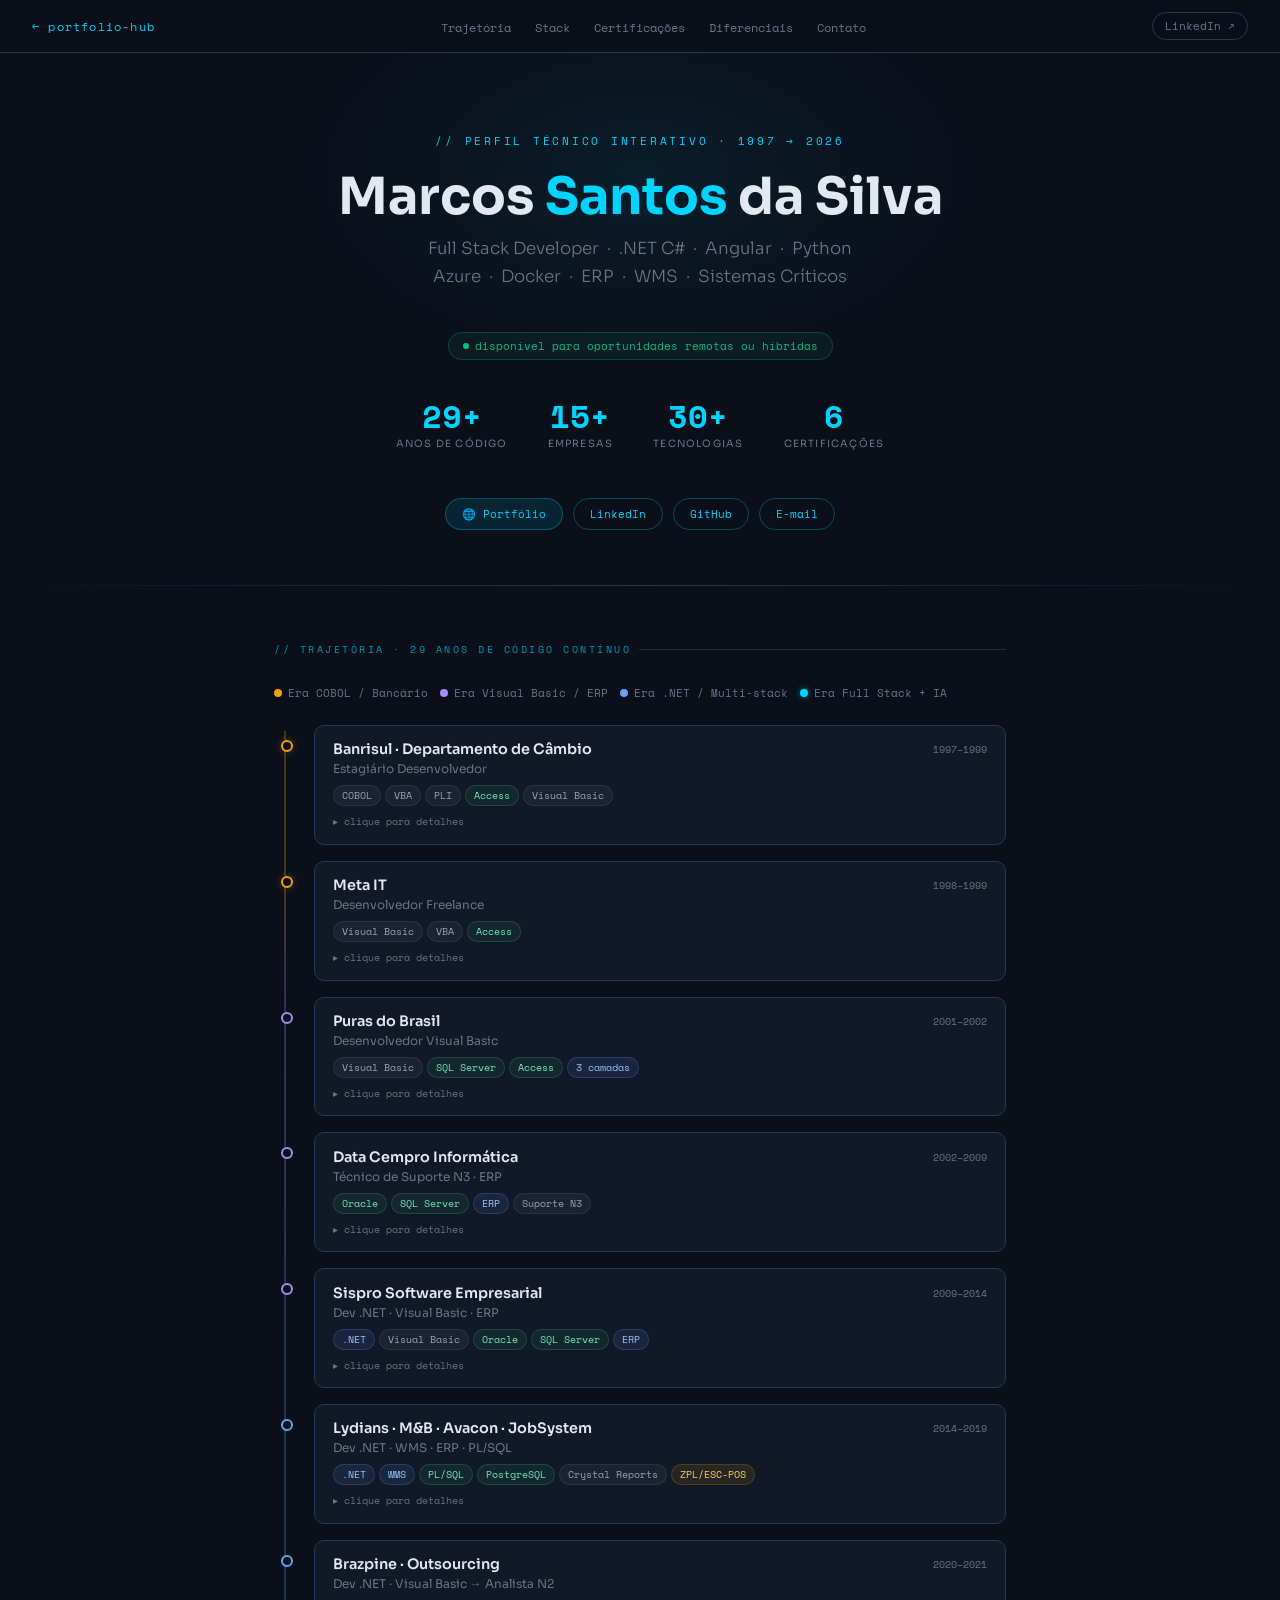
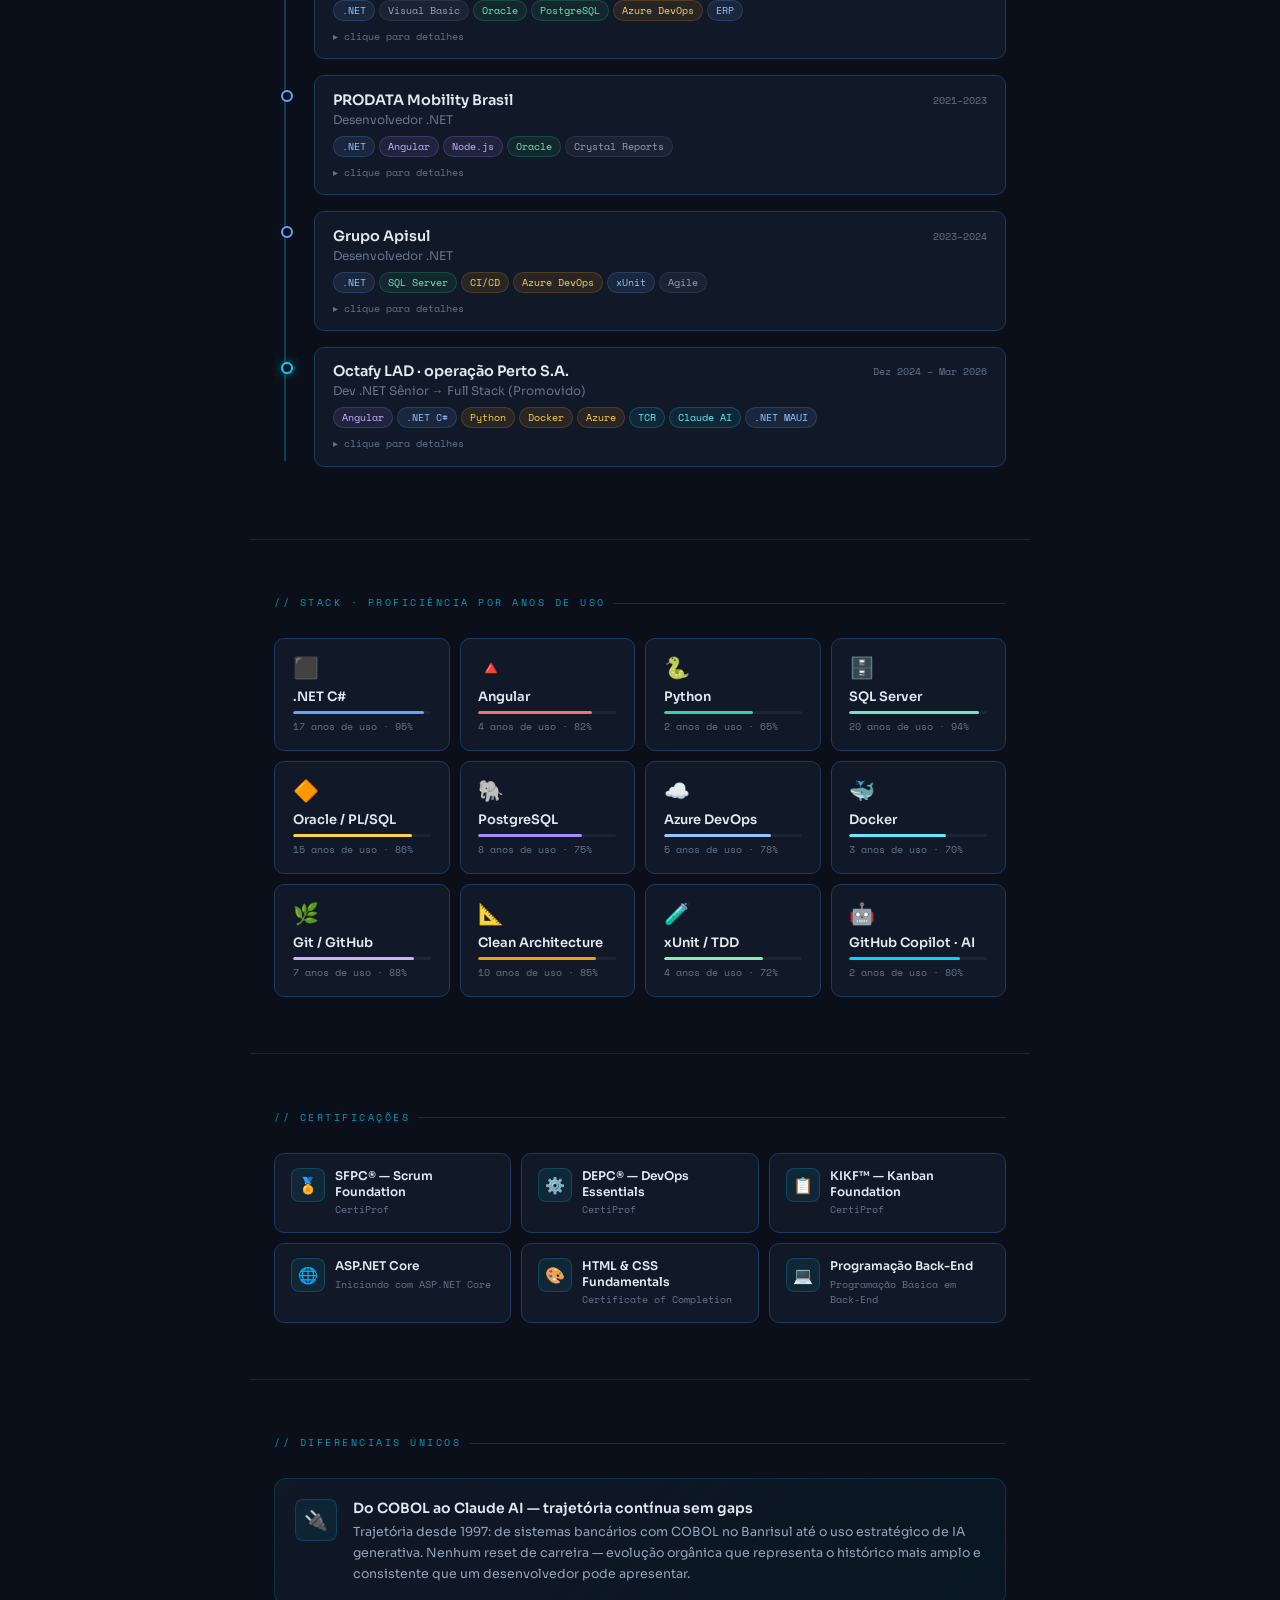
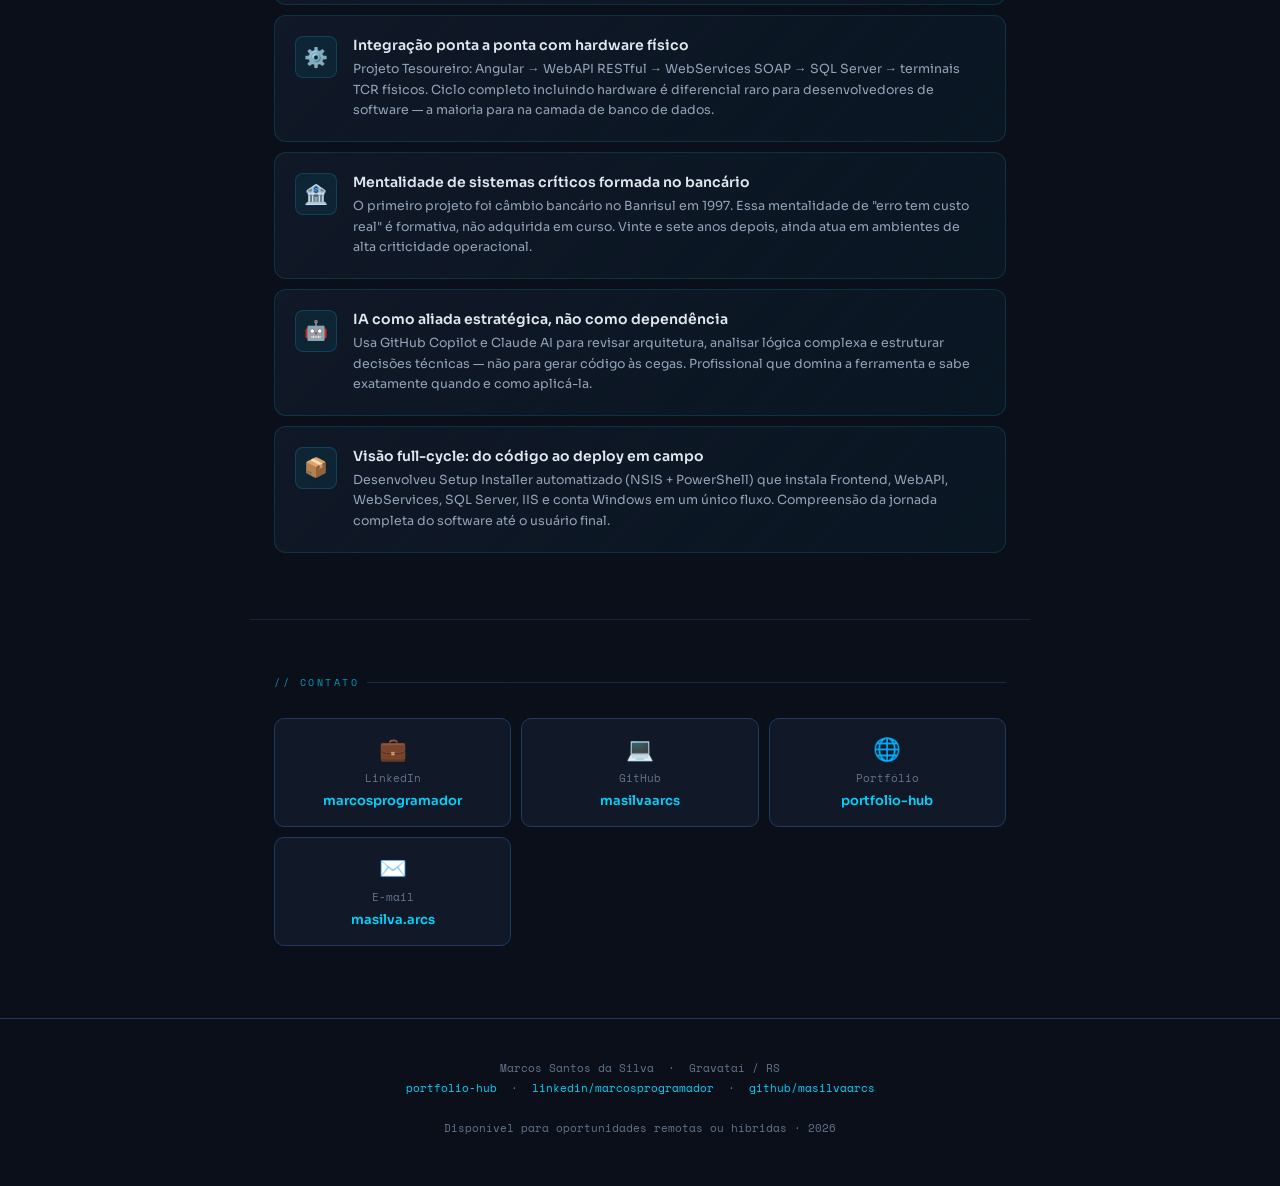
<file: perfil-tecnico.html>
<!DOCTYPE html>
<html lang="pt-BR">
<head>
<meta charset="UTF-8">
<meta name="viewport" content="width=device-width, initial-scale=1.0">
<meta name="description" content="Marcos Santos da Silva — Desenvolvedor Full Stack Sênior | .NET C# · Angular · Python | 27 anos de experiência em sistemas críticos">
<meta property="og:title" content="Marcos Santos da Silva · Perfil Técnico">
<meta property="og:description" content="Full Stack Developer · .NET C# · Angular · Python · trajetória contínua desde 1997">
<meta property="og:url" content="https://masilvaarcs.github.io/portfolio-hub/perfil-tecnico.html">
<title>Marcos Santos da Silva · Perfil Técnico</title>
<link rel="preconnect" href="https://fonts.googleapis.com">
<link href="https://fonts.googleapis.com/css2?family=Space+Mono:wght@400;700&family=Sora:wght@300;400;600;700&display=swap" rel="stylesheet">
<style>
*{margin:0;padding:0;box-sizing:border-box;}
:root{
  --bg:#0a0f1a;
  --surface:#111827;
  --surface2:#1a2235;
  --accent:#00d4ff;
  --accent2:#7c3aed;
  --accent3:#10b981;
  --gold:#f59e0b;
  --text:#e2e8f0;
  --muted:#64748b;
  --border:#1e3a5f;
}

html{scroll-behavior:smooth;}

body{
  background:var(--bg);
  color:var(--text);
  font-family:'Sora',sans-serif;
  min-height:100vh;
  overflow-x:hidden;
}

/* NAV */
nav{
  position:sticky;
  top:0;
  z-index:100;
  background:rgba(10,15,26,0.92);
  backdrop-filter:blur(12px);
  border-bottom:0.5px solid var(--border);
  padding:0.75rem 2rem;
  display:flex;
  align-items:center;
  justify-content:space-between;
  gap:1rem;
}

.nav-logo{
  font-family:'Space Mono',monospace;
  font-size:12px;
  color:var(--accent);
  text-decoration:none;
  letter-spacing:0.1em;
}

.nav-links{
  display:flex;
  gap:1.5rem;
  list-style:none;
}

.nav-links a{
  font-size:12px;
  color:var(--muted);
  text-decoration:none;
  transition:color 0.2s;
  font-family:'Space Mono',monospace;
}

.nav-links a:hover{color:var(--accent);}

.nav-back{
  font-family:'Space Mono',monospace;
  font-size:11px;
  color:var(--muted);
  text-decoration:none;
  padding:5px 12px;
  border:0.5px solid var(--border);
  border-radius:20px;
  transition:all 0.2s;
  white-space:nowrap;
}

.nav-back:hover{border-color:var(--accent);color:var(--accent);}

/* HERO */
.hero{
  position:relative;
  padding:5rem 2rem 3.5rem;
  text-align:center;
  overflow:hidden;
}

.hero::before{
  content:'';
  position:absolute;
  top:-80px;left:50%;transform:translateX(-50%);
  width:700px;height:400px;
  background:radial-gradient(ellipse,rgba(0,212,255,0.07) 0%,transparent 70%);
  pointer-events:none;
}

.hero::after{
  content:'';
  position:absolute;
  bottom:0;left:0;right:0;
  height:1px;
  background:linear-gradient(to right,transparent,var(--border),transparent);
}

.hero-eyebrow{
  font-family:'Space Mono',monospace;
  font-size:11px;
  color:var(--accent);
  letter-spacing:0.25em;
  text-transform:uppercase;
  margin-bottom:1.25rem;
  opacity:0;
  animation:fadeUp 0.6s 0.1s forwards;
}

.hero-name{
  font-size:clamp(2rem,5vw,3.2rem);
  font-weight:700;
  line-height:1.1;
  margin-bottom:0.6rem;
  opacity:0;
  animation:fadeUp 0.6s 0.25s forwards;
}

.hero-name span{color:var(--accent);}

.hero-role{
  font-size:clamp(0.85rem,2vw,1.05rem);
  color:var(--muted);
  font-weight:300;
  margin-bottom:2.5rem;
  opacity:0;
  animation:fadeUp 0.6s 0.4s forwards;
  line-height:1.7;
}

.available-badge{
  display:inline-flex;
  align-items:center;
  gap:6px;
  font-size:11px;
  color:var(--accent3);
  background:rgba(16,185,129,0.08);
  border:0.5px solid rgba(16,185,129,0.25);
  border-radius:20px;
  padding:5px 14px;
  margin-bottom:2.5rem;
  font-family:'Space Mono',monospace;
  opacity:0;
  animation:fadeUp 0.6s 0.5s forwards;
}

.pulse{
  width:6px;height:6px;
  border-radius:50%;
  background:var(--accent3);
  animation:pulsate 1.5s infinite;
  flex-shrink:0;
}

.stats-row{
  display:flex;
  justify-content:center;
  gap:2.5rem;
  flex-wrap:wrap;
  margin-bottom:3rem;
  opacity:0;
  animation:fadeUp 0.6s 0.55s forwards;
}

.stat{text-align:center;}

.stat-num{
  font-family:'Space Mono',monospace;
  font-size:2rem;
  font-weight:700;
  color:var(--accent);
  display:block;
  line-height:1;
}

.stat-label{
  font-size:10px;
  color:var(--muted);
  text-transform:uppercase;
  letter-spacing:0.12em;
  margin-top:5px;
  display:block;
}

.hero-links{
  display:flex;
  justify-content:center;
  gap:10px;
  flex-wrap:wrap;
  opacity:0;
  animation:fadeUp 0.6s 0.65s forwards;
}

.hero-link{
  font-family:'Space Mono',monospace;
  font-size:11px;
  color:var(--accent);
  text-decoration:none;
  padding:7px 16px;
  border:0.5px solid rgba(0,212,255,0.3);
  border-radius:20px;
  transition:all 0.2s;
}

.hero-link:hover{
  background:rgba(0,212,255,0.08);
  border-color:var(--accent);
}

.hero-link.primary{
  background:rgba(0,212,255,0.1);
}

/* SECTIONS */
.section{
  padding:3.5rem 1.5rem;
  max-width:780px;
  margin:0 auto;
}

.section-label{
  font-family:'Space Mono',monospace;
  font-size:10px;
  color:var(--accent);
  letter-spacing:0.25em;
  text-transform:uppercase;
  margin-bottom:1.75rem;
  opacity:0.7;
  display:flex;
  align-items:center;
  gap:8px;
}

.section-label::after{
  content:'';
  flex:1;
  height:0.5px;
  background:var(--border);
}

.divider-line{
  height:0.5px;
  background:var(--border);
  max-width:780px;
  margin:0 auto;
  opacity:0.5;
}

/* TIMELINE */
.timeline{
  position:relative;
  padding-left:2.5rem;
}

.timeline::before{
  content:'';
  position:absolute;
  left:10px;top:6px;bottom:6px;
  width:1.5px;
  background:linear-gradient(to bottom,
    var(--gold) 0%,
    var(--gold) 10%,
    #a78bfa 20%,
    #60a5fa 55%,
    var(--accent) 100%);
  opacity:0.25;
}

.tl-item{
  position:relative;
  margin-bottom:1rem;
  opacity:0;
  transform:translateX(-14px);
  transition:opacity 0.45s,transform 0.45s;
}

.tl-item.visible{opacity:1;transform:translateX(0);}

.tl-dot{
  position:absolute;
  left:-2.08rem;
  top:15px;
  width:12px;height:12px;
  border-radius:50%;
  border:2px solid var(--accent);
  background:var(--bg);
  z-index:1;
  transition:transform 0.2s;
}

.tl-item:hover .tl-dot{transform:scale(1.3);}

.tl-dot.era-cobol{border-color:#f59e0b;box-shadow:0 0 8px rgba(245,158,11,0.3);}
.tl-dot.era-vb{border-color:#a78bfa;}
.tl-dot.era-net{border-color:#60a5fa;}
.tl-dot.era-full{border-color:#34d399;}
.tl-dot.era-ai{border-color:var(--accent);box-shadow:0 0 10px rgba(0,212,255,0.5);}

.tl-card{
  background:var(--surface);
  border:0.5px solid var(--border);
  border-radius:10px;
  padding:0.9rem 1.1rem;
  cursor:pointer;
  transition:border-color 0.2s,background 0.2s,transform 0.15s;
  user-select:none;
}

.tl-card:hover{
  border-color:rgba(0,212,255,0.4);
  background:var(--surface2);
}

.tl-card.active{
  border-color:var(--accent);
  background:var(--surface2);
}

.tl-header{
  display:flex;
  align-items:flex-start;
  justify-content:space-between;
  gap:10px;
}

.tl-company{
  font-weight:600;
  font-size:0.9rem;
  color:var(--text);
}

.tl-period{
  font-family:'Space Mono',monospace;
  font-size:10px;
  color:var(--muted);
  white-space:nowrap;
  margin-top:2px;
  flex-shrink:0;
}

.tl-role{
  font-size:12px;
  color:var(--muted);
  margin-top:3px;
}

.tl-tags{
  display:flex;
  flex-wrap:wrap;
  gap:4px;
  margin-top:9px;
}

.tag{
  font-size:10px;
  padding:2px 8px;
  border-radius:20px;
  font-family:'Space Mono',monospace;
}

.tag-net{background:rgba(96,165,250,0.1);color:#93c5fd;border:0.5px solid rgba(96,165,250,0.2);}
.tag-db{background:rgba(52,211,153,0.08);color:#6ee7b7;border:0.5px solid rgba(52,211,153,0.2);}
.tag-front{background:rgba(167,139,250,0.1);color:#c4b5fd;border:0.5px solid rgba(167,139,250,0.2);}
.tag-devops{background:rgba(245,158,11,0.1);color:#fcd34d;border:0.5px solid rgba(245,158,11,0.2);}
.tag-legacy{background:rgba(100,116,139,0.12);color:#94a3b8;border:0.5px solid rgba(100,116,139,0.2);}
.tag-ai{background:rgba(0,212,255,0.08);color:#67e8f9;border:0.5px solid rgba(0,212,255,0.25);}

.tl-detail{
  display:none;
  margin-top:11px;
  padding-top:11px;
  border-top:0.5px solid var(--border);
  font-size:12.5px;
  color:#94a3b8;
  line-height:1.7;
}

.tl-detail.open{display:block;}
.tl-highlight{color:var(--accent);font-weight:600;}
.tl-toggle{
  font-size:10px;
  color:var(--muted);
  margin-top:8px;
  font-family:'Space Mono',monospace;
}

.era-legend{
  display:flex;
  flex-wrap:wrap;
  gap:12px;
  margin-bottom:1.5rem;
}

.era-item{
  display:flex;
  align-items:center;
  gap:6px;
  font-size:11px;
  color:var(--muted);
  font-family:'Space Mono',monospace;
}

.era-dot{
  width:8px;height:8px;
  border-radius:50%;
  flex-shrink:0;
}

/* STACK */
.stack-grid{
  display:grid;
  grid-template-columns:repeat(auto-fit,minmax(150px,1fr));
  gap:10px;
}

.stack-card{
  background:var(--surface);
  border:0.5px solid var(--border);
  border-radius:10px;
  padding:1rem 1.1rem;
  transition:border-color 0.2s,transform 0.2s;
}

.stack-card:hover{
  border-color:rgba(0,212,255,0.35);
  transform:translateY(-2px);
}

.stack-icon{
  font-size:1.3rem;
  margin-bottom:7px;
  display:block;
}

.stack-name{
  font-size:13px;
  font-weight:600;
  color:var(--text);
  margin-bottom:6px;
}

.stack-bar-track{
  height:3px;
  background:rgba(255,255,255,0.05);
  border-radius:2px;
  overflow:hidden;
  margin-bottom:5px;
}

.stack-bar-fill{
  height:100%;
  border-radius:2px;
  width:0%;
  transition:width 1.3s cubic-bezier(.4,0,.2,1);
}

.stack-years{
  font-family:'Space Mono',monospace;
  font-size:10px;
  color:var(--muted);
}

/* CERTS */
.cert-grid{
  display:grid;
  grid-template-columns:repeat(auto-fit,minmax(200px,1fr));
  gap:10px;
}

.cert-card{
  background:var(--surface);
  border:0.5px solid var(--border);
  border-radius:10px;
  padding:0.9rem 1rem;
  display:flex;
  gap:10px;
  align-items:flex-start;
  transition:border-color 0.2s;
}

.cert-card:hover{border-color:rgba(0,212,255,0.3);}

.cert-icon{
  width:34px;height:34px;
  border-radius:8px;
  background:rgba(0,212,255,0.08);
  border:0.5px solid rgba(0,212,255,0.2);
  display:flex;align-items:center;justify-content:center;
  font-size:1rem;
  flex-shrink:0;
}

.cert-name{
  font-size:12px;
  font-weight:600;
  color:var(--text);
  margin-bottom:3px;
  line-height:1.3;
}

.cert-issuer{
  font-size:10px;
  color:var(--muted);
  font-family:'Space Mono',monospace;
}

/* UNIQUE */
.unique-card{
  background:linear-gradient(135deg,var(--surface) 0%,rgba(0,212,255,0.04) 100%);
  border:0.5px solid rgba(0,212,255,0.15);
  border-radius:12px;
  padding:1.25rem;
  margin-bottom:10px;
  display:flex;
  gap:1rem;
  align-items:flex-start;
  transition:border-color 0.2s;
}

.unique-card:hover{border-color:rgba(0,212,255,0.3);}

.unique-icon-wrap{
  width:42px;height:42px;
  border-radius:8px;
  display:flex;align-items:center;justify-content:center;
  font-size:1.2rem;
  flex-shrink:0;
  background:rgba(0,212,255,0.07);
  border:0.5px solid rgba(0,212,255,0.18);
}

.unique-title{
  font-size:14px;
  font-weight:600;
  color:var(--text);
  margin-bottom:5px;
}

.unique-desc{
  font-size:12.5px;
  color:#94a3b8;
  line-height:1.65;
}

/* CONTACT */
.contact-grid{
  display:grid;
  grid-template-columns:repeat(auto-fit,minmax(180px,1fr));
  gap:10px;
}

.contact-card{
  background:var(--surface);
  border:0.5px solid var(--border);
  border-radius:10px;
  padding:1rem;
  text-align:center;
  text-decoration:none;
  transition:all 0.2s;
  display:block;
}

.contact-card:hover{
  border-color:var(--accent);
  background:var(--surface2);
  transform:translateY(-2px);
}

.contact-card-icon{font-size:1.4rem;margin-bottom:7px;display:block;}
.contact-card-label{font-size:11px;color:var(--muted);font-family:'Space Mono',monospace;display:block;margin-bottom:3px;}
.contact-card-value{font-size:13px;font-weight:600;color:var(--accent);}

/* FOOTER */
footer{
  text-align:center;
  padding:2.5rem 1rem 3rem;
  border-top:0.5px solid var(--border);
  margin-top:1rem;
}

footer p{
  font-size:11px;
  color:var(--muted);
  font-family:'Space Mono',monospace;
  line-height:1.8;
}

footer a{color:var(--accent);text-decoration:none;}

/* ANIMATIONS */
@keyframes fadeUp{
  from{opacity:0;transform:translateY(18px);}
  to{opacity:1;transform:translateY(0);}
}

@keyframes pulsate{
  0%,100%{opacity:1;transform:scale(1);}
  50%{opacity:0.4;transform:scale(0.75);}
}

/* RESPONSIVE */
@media(max-width:600px){
  nav{padding:0.65rem 1rem;}
  .nav-links{display:none;}
  .hero{padding:3.5rem 1rem 2.5rem;}
  .stats-row{gap:1.5rem;}
  .section{padding:2.5rem 1rem;}
  .timeline{padding-left:2rem;}
}

/* scrollbar */
::-webkit-scrollbar{width:4px;}
::-webkit-scrollbar-track{background:var(--bg);}
::-webkit-scrollbar-thumb{background:var(--border);border-radius:2px;}
</style>
</head>
<body>

<nav>
  <a href="https://masilvaarcs.github.io/portfolio-hub" class="nav-logo">← portfolio-hub</a>
  <ul class="nav-links">
    <li><a href="#trajetoria">Trajetória</a></li>
    <li><a href="#stack">Stack</a></li>
    <li><a href="#certificacoes">Certificações</a></li>
    <li><a href="#diferenciais">Diferenciais</a></li>
    <li><a href="#contato">Contato</a></li>
  </ul>
  <a href="https://www.linkedin.com/in/marcosprogramador/" target="_blank" class="nav-back">LinkedIn ↗</a>
</nav>

<!-- HERO -->
<section class="hero">
  <p class="hero-eyebrow" id="heroEyebrow"></p>
  <h1 class="hero-name">Marcos <span>Santos</span> da Silva</h1>
  <p class="hero-role">
    Full Stack Developer &nbsp;·&nbsp; .NET C# &nbsp;·&nbsp; Angular &nbsp;·&nbsp; Python<br>
    Azure &nbsp;·&nbsp; Docker &nbsp;·&nbsp; ERP &nbsp;·&nbsp; WMS &nbsp;·&nbsp; Sistemas Críticos
  </p>
  <div class="available-badge">
    <div class="pulse"></div>
    disponível para oportunidades remotas ou híbridas
  </div>
  <div class="stats-row">
    <div class="stat">
      <span class="stat-num" id="cntYears">0</span>
      <span class="stat-label">anos de código</span>
    </div>
    <div class="stat">
      <span class="stat-num" id="cntCo">0</span>
      <span class="stat-label">empresas</span>
    </div>
    <div class="stat">
      <span class="stat-num" id="cntStack">0</span>
      <span class="stat-label">tecnologias</span>
    </div>
    <div class="stat">
      <span class="stat-num" id="cntCert">0</span>
      <span class="stat-label">certificações</span>
    </div>
  </div>
  <div class="hero-links">
    <a href="https://masilvaarcs.github.io/portfolio-hub" class="hero-link primary">🌐 Portfólio</a>
    <a href="https://www.linkedin.com/in/marcosprogramador/" target="_blank" class="hero-link">LinkedIn</a>
    <a href="https://github.com/masilvaarcs" target="_blank" class="hero-link">GitHub</a>
    <a href="mailto:masilva.arcs@gmail.com" class="hero-link">E-mail</a>
  </div>
</section>

<!-- TRAJETÓRIA -->
<section class="section" id="trajetoria">
  <p class="section-label" id="labelTrajetoria"></p>

  <div class="era-legend">
    <div class="era-item"><div class="era-dot" style="background:#f59e0b;"></div>Era COBOL / Bancário</div>
    <div class="era-item"><div class="era-dot" style="background:#a78bfa;"></div>Era Visual Basic / ERP</div>
    <div class="era-item"><div class="era-dot" style="background:#60a5fa;"></div>Era .NET / Multi-stack</div>
    <div class="era-item"><div class="era-dot" style="background:#00d4ff;box-shadow:0 0 6px rgba(0,212,255,0.5);"></div>Era Full Stack + IA</div>
  </div>

  <div class="timeline" id="timeline"></div>
</section>

<div class="divider-line"></div>

<!-- STACK -->
<section class="section" id="stack">
  <p class="section-label">// stack · proficiência por anos de uso</p>
  <div class="stack-grid" id="stackGrid"></div>
</section>

<div class="divider-line"></div>

<!-- CERTIFICAÇÕES -->
<section class="section" id="certificacoes">
  <p class="section-label">// certificações</p>
  <div class="cert-grid" id="certGrid"></div>
</section>

<div class="divider-line"></div>

<!-- DIFERENCIAIS -->
<section class="section" id="diferenciais">
  <p class="section-label">// diferenciais únicos</p>
  <div id="uniqueCards"></div>
</section>

<div class="divider-line"></div>

<!-- CONTATO -->
<section class="section" id="contato">
  <p class="section-label">// contato</p>
  <div class="contact-grid">
    <a href="https://www.linkedin.com/in/marcosprogramador/" target="_blank" class="contact-card">
      <span class="contact-card-icon">💼</span>
      <span class="contact-card-label">LinkedIn</span>
      <span class="contact-card-value">marcosprogramador</span>
    </a>
    <a href="https://github.com/masilvaarcs" target="_blank" class="contact-card">
      <span class="contact-card-icon">💻</span>
      <span class="contact-card-label">GitHub</span>
      <span class="contact-card-value">masilvaarcs</span>
    </a>
    <a href="https://masilvaarcs.github.io/portfolio-hub" target="_blank" class="contact-card">
      <span class="contact-card-icon">🌐</span>
      <span class="contact-card-label">Portfólio</span>
      <span class="contact-card-value">portfolio-hub</span>
    </a>
    <a href="mailto:masilva.arcs@gmail.com" class="contact-card">
      <span class="contact-card-icon">✉️</span>
      <span class="contact-card-label">E-mail</span>
      <span class="contact-card-value">masilva.arcs</span>
    </a>
  </div>
</section>

<footer>
  <p>
    Marcos Santos da Silva &nbsp;·&nbsp; Gravataí / RS<br>
    <a href="https://masilvaarcs.github.io/portfolio-hub">portfolio-hub</a>
    &nbsp;·&nbsp;
    <a href="https://www.linkedin.com/in/marcosprogramador/" target="_blank">linkedin/marcosprogramador</a>
    &nbsp;·&nbsp;
    <a href="https://github.com/masilvaarcs" target="_blank">github/masilvaarcs</a><br><br>
    Disponível para oportunidades remotas ou híbridas · <span id="footerYear"></span>
  </p>
</footer>

<!-- Dados separados: edite perfil-data.js para atualizar experiências, stack e certificações -->
<script src="perfil-data.js"></script>
<script>
// ─── Valores calculados automaticamente ───────────────────────────────────────
const currentYear = new Date().getFullYear();
const yearsOfCode  = currentYear - profileConfig.startYear;
const totalStack   = stack.length + profileConfig.stackCountExtra;

// Textos dinâmicos
document.getElementById('heroEyebrow').textContent =
  `// perfil técnico interativo · ${profileConfig.startYear} → ${currentYear}`;
document.getElementById('labelTrajetoria').textContent =
  `// trajetória · ${yearsOfCode} anos de código contínuo`;
document.getElementById('footerYear').textContent = currentYear;

// ─── Build timeline ────────────────────────────────────────────────────────────
const tlEl = document.getElementById('timeline');
timeline.forEach((item, i) => {
  const div = document.createElement('div');
  div.className = 'tl-item';
  div.style.transitionDelay = (i * 0.06) + 's';
  div.innerHTML = `
    <div class="tl-dot ${item.era}"></div>
    <div class="tl-card" onclick="toggleDetail(this)">
      <div class="tl-header">
        <div>
          <div class="tl-company">${item.company}</div>
          <div class="tl-role">${item.role}</div>
        </div>
        <div class="tl-period">${item.period}</div>
      </div>
      <div class="tl-tags">${item.tags.map(t => `<span class="tag ${t.c}">${t.l}</span>`).join('')}</div>
      <div class="tl-detail">${item.detail}</div>
      <div class="tl-toggle">▸ clique para detalhes</div>
    </div>`;
  tlEl.appendChild(div);
});

function toggleDetail(card) {
  const detail = card.querySelector('.tl-detail');
  const toggle = card.querySelector('.tl-toggle');
  const isOpen = detail.classList.contains('open');
  document.querySelectorAll('.tl-detail.open').forEach(d => d.classList.remove('open'));
  document.querySelectorAll('.tl-card.active').forEach(c => c.classList.remove('active'));
  document.querySelectorAll('.tl-toggle').forEach(t => t.textContent = '▸ clique para detalhes');
  if (!isOpen) {
    detail.classList.add('open');
    card.classList.add('active');
    toggle.textContent = '▴ fechar';
  }
}

// ─── Build stack ───────────────────────────────────────────────────────────────
const sgEl = document.getElementById('stackGrid');
stack.forEach(s => {
  const d = document.createElement('div');
  d.className = 'stack-card';
  d.innerHTML = `
    <span class="stack-icon">${s.icon}</span>
    <div class="stack-name">${s.name}</div>
    <div class="stack-bar-track"><div class="stack-bar-fill" data-pct="${s.pct}" style="background:${s.color};"></div></div>
    <div class="stack-years">${s.years} ano${s.years > 1 ? 's' : ''} de uso · ${s.pct}%</div>`;
  sgEl.appendChild(d);
});

// ─── Build certs ───────────────────────────────────────────────────────────────
const cgEl = document.getElementById('certGrid');
certs.forEach(c => {
  const d = document.createElement('div');
  d.className = 'cert-card';
  d.innerHTML = `<div class="cert-icon">${c.icon}</div><div><div class="cert-name">${c.name}</div><div class="cert-issuer">${c.issuer}</div></div>`;
  cgEl.appendChild(d);
});

// ─── Build unique cards ────────────────────────────────────────────────────────
const ucEl = document.getElementById('uniqueCards');
uniques.forEach(u => {
  const d = document.createElement('div');
  d.className = 'unique-card';
  d.innerHTML = `<div class="unique-icon-wrap">${u.icon}</div><div><div class="unique-title">${u.title}</div><div class="unique-desc">${u.desc}</div></div>`;
  ucEl.appendChild(d);
});

// ─── Intersection observer — timeline reveal ────────────────────────────────────
const observer = new IntersectionObserver(entries => {
  entries.forEach(e => { if (e.isIntersecting) e.target.classList.add('visible'); });
}, { threshold: 0.08 });
document.querySelectorAll('.tl-item').forEach(el => observer.observe(el));

// ─── Stack bars after load ──────────────────────────────────────────────────────
setTimeout(() => {
  document.querySelectorAll('.stack-bar-fill').forEach(el => {
    el.style.width = el.dataset.pct + '%';
  });
}, 500);

// ─── Counter animation ──────────────────────────────────────────────────────────
function animateCount(el, target, suffix) {
  let cur = 0;
  const step = Math.ceil(target / 32);
  const timer = setInterval(() => {
    cur = Math.min(cur + step, target);
    el.textContent = cur + suffix;
    if (cur >= target) clearInterval(timer);
  }, 38);
}
setTimeout(() => {
  animateCount(document.getElementById('cntYears'), yearsOfCode,                  '+');
  animateCount(document.getElementById('cntCo'),    profileConfig.companiesCount, '+');
  animateCount(document.getElementById('cntStack'), totalStack,                   '+');
  animateCount(document.getElementById('cntCert'),  certs.length,                 '' );
}, 350);
</script>
</body>
</html>
</file>
